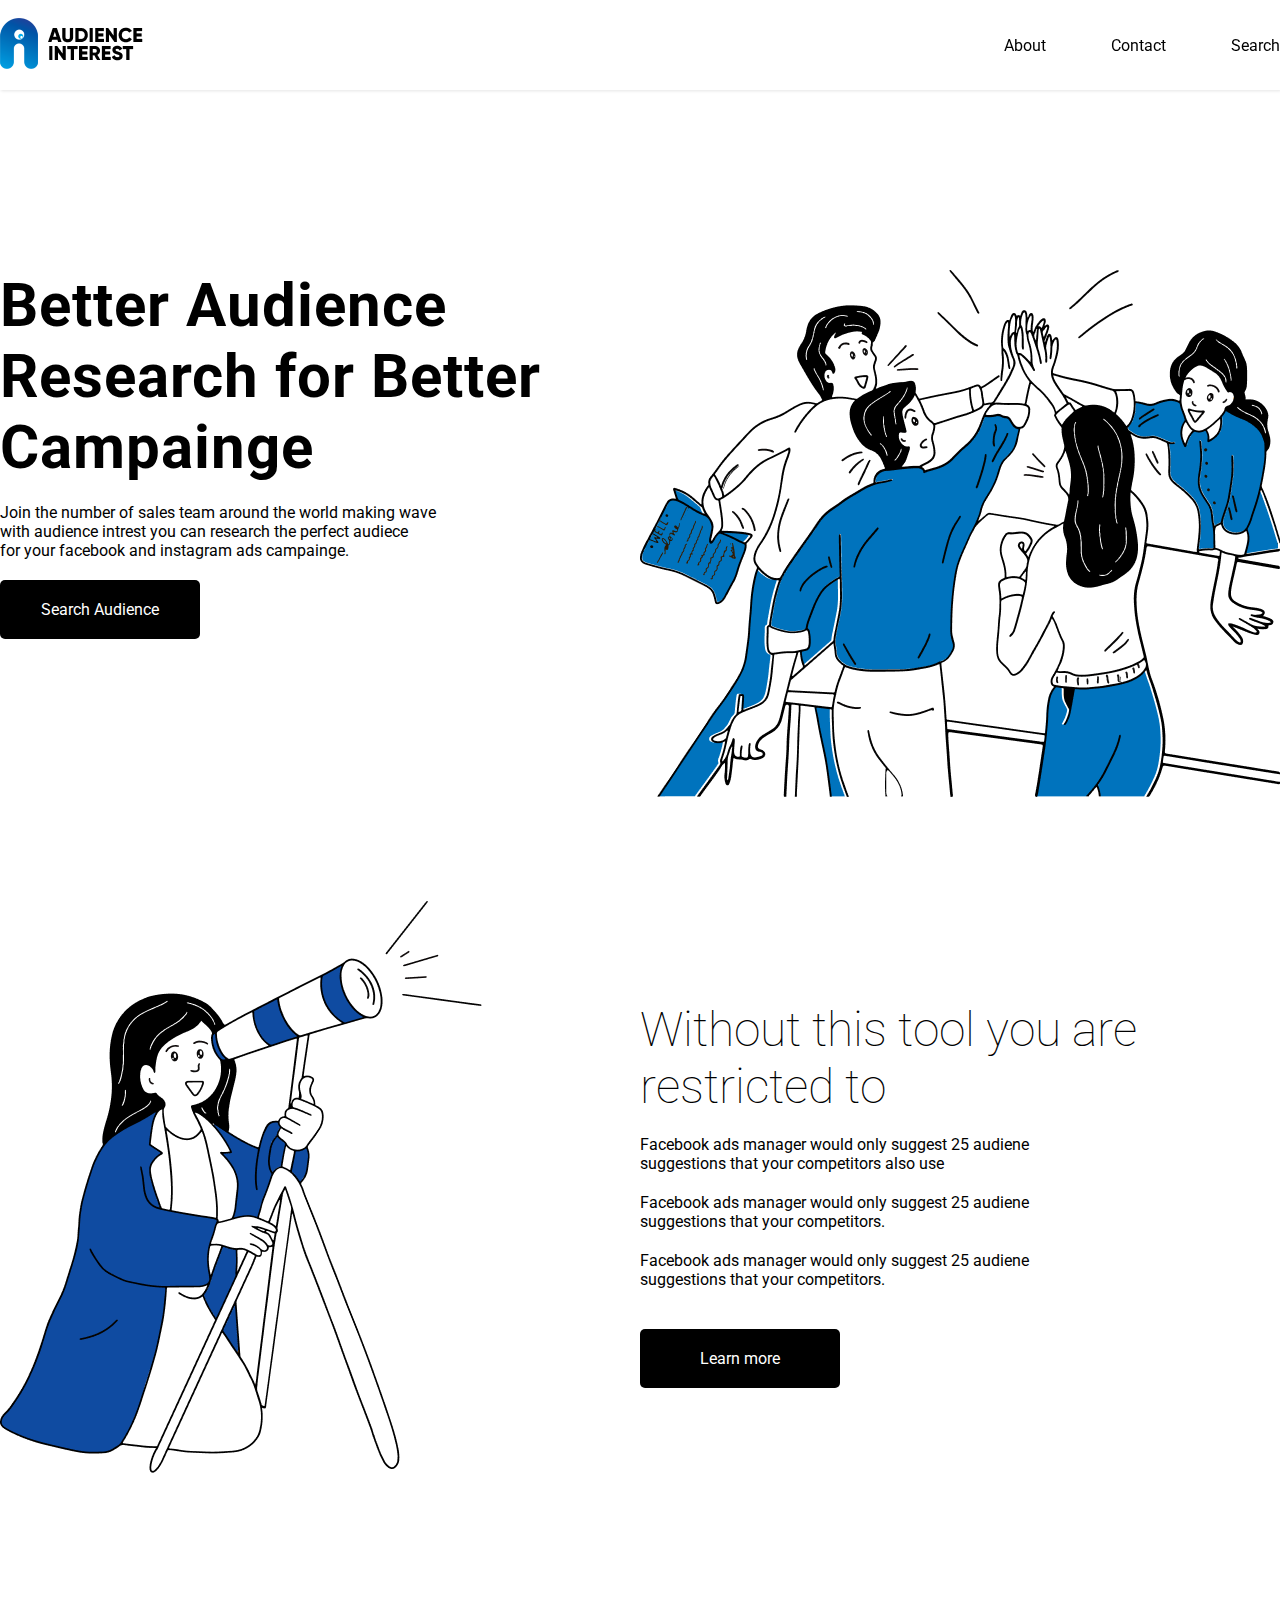
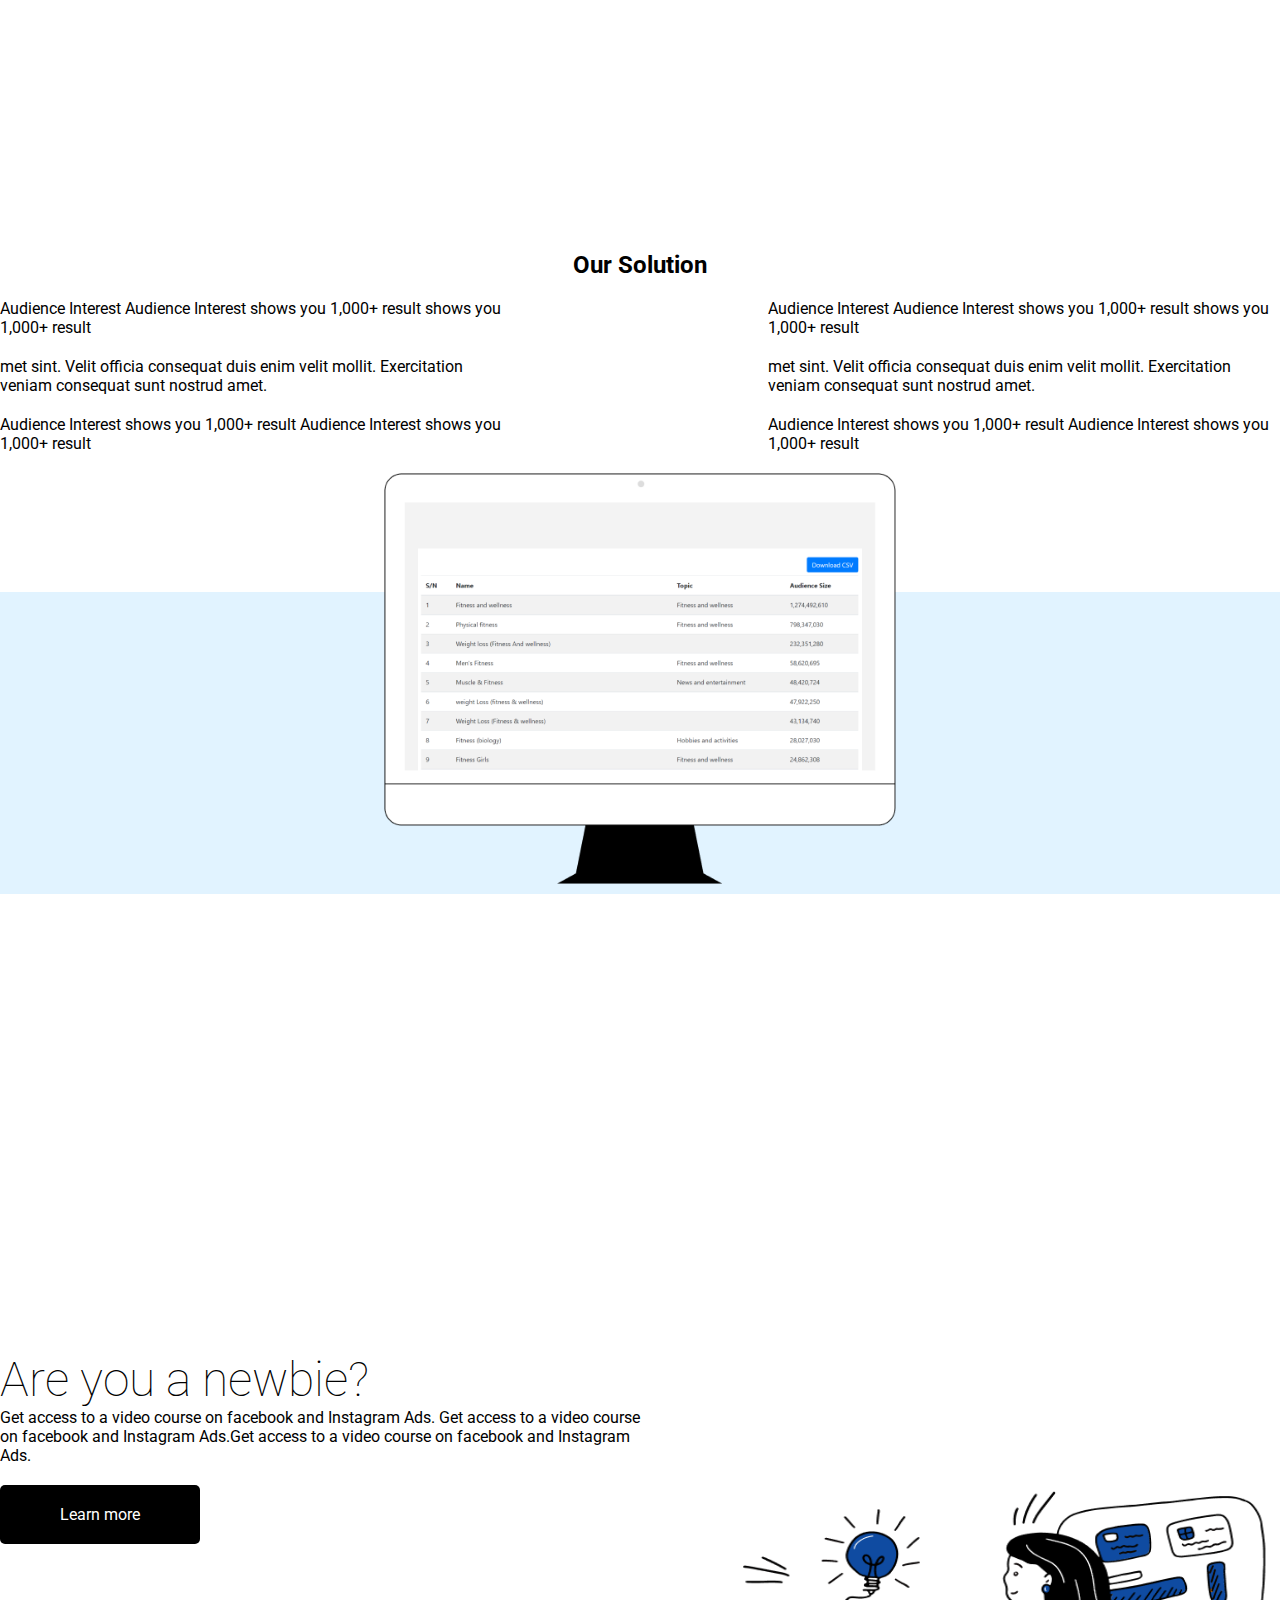
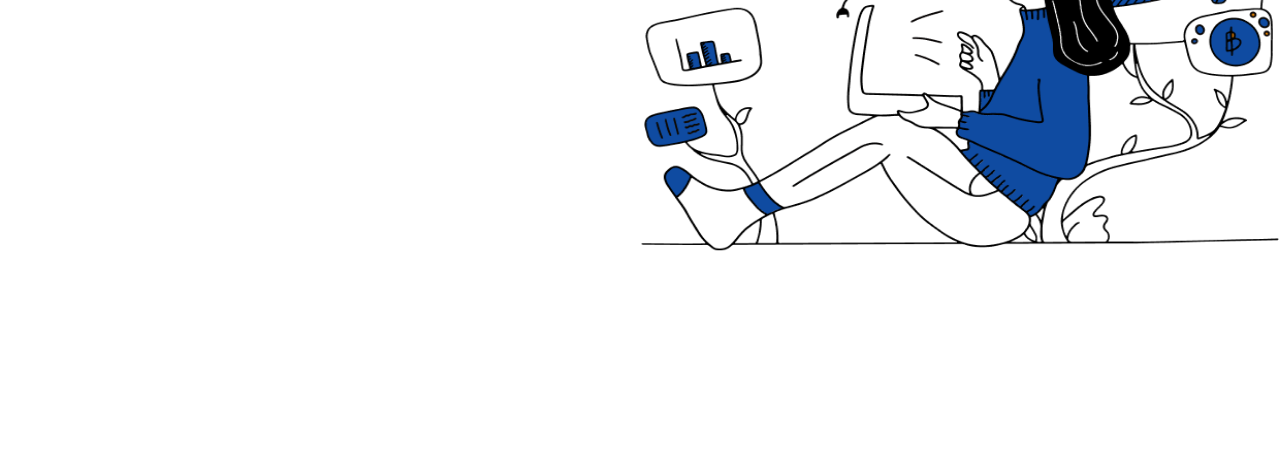
<file: index.html>
<!DOCTYPE html>
<html lang="en">
<head>
    <meta charset="UTF-8">
    <meta http-equiv="X-UA-Compatible" content="IE=edge">
    <meta name="viewport" content="width=device-width, initial-scale=1.0">
    <title>Audience Interest</title>
    <link rel="stylesheet" href="./css/style.css">
    <link rel="stylesheet" href="https://pro.fontawesome.com/releases/v5.10.0/css/all.css" integrity="sha384-AYmEC3Yw5cVb3ZcuHtOA93w35dYTsvhLPVnYs9eStHfGJvOvKxVfELGroGkvsg+p" crossorigin="anonymous"/>
    <link rel="shortcut icon" href="./assets/images/LOGO02 1.png" type="image/x-icon">
    <!-- mobile css -->
    <link rel="stylesheet" href="./css/mobile.css">
    
</head>
<body>
    <nav>
        <div class="nav-container">
            <div class="nav-center">
            

                <!-- nav header -->
                <div class="nav-header">
                    <a href="index.html">
                        <img src="./assets/images/logo.png" alt="Audience Logo" class="logo">
                    </a>
                    <button class="nav-toggle">
                        <i class="fas fa-bars"></i>
                    </button>
                </div>
                 <!-- links -->
                 <ul class="links">
                    <li>
                        <a href="#">About</a>
                    </li>
                    <li>
                        <a href="#">Contact</a>
                    </li>
                    <li>
                        <button  id="btn-form">Search</button >
                    </li>
                </ul>
            </div> 
        </div>
          
    </nav>
    <div class="form-bg-blur">
        <div class="form-container">
            <div class="cancelBtn-cont">
                <button id="cancel-btn"><i class="fas fa-times"></i></i></button>
            </div>
            
            <div class="login-logo">
                <img src="./assets/images/LOGO02 1.png" alt="single-logo">
            </div>
            <h2>
                Login
            </h2>
            <form action="" method="post">
                <label for="username">Username:</label> <br>
                <input class="inputfield" type="text" id="username" required> <br> <br>
                <label class="label" for="password">Password:</label> <br> 
                <input class="inputfield" type="password" id="password" required>
                <div class="btn-container">
                    <button class="banner-btn login-btn">Login</button> <br>
                    </div>
                    <div style="text-align: center;">
                        <a href="#">Forgot your password?</a>

                    </div>
            </form>
        </div>        
    </div>

    <div class="section-banner">
        <div class="banner-left">
            <h1 class="banner-header">
                Better Audience Research 
                for Better Campainge
            </h1>
            <p class="banner-text">
                Join the number of sales team around the world making wave <br>
                with audience intrest you can research the perfect audiece <br>
                for your facebook and instagram ads campainge. <br>
            </p>
            <button class="banner-btn">
                Search Audience
            </button>
        </div>
        <div class="banner-right">
        <div class="banner-img-container">
                <img src="./assets/images/./Group 2 (1).png" alt="" class="banner-img">
            </div>
        </div>
    </div>
    <div class="section-banner-two">
        <div class="banner-two-left">
            <div class="banner-two-img">
                <img src="./assets/images/Group 5.png" alt="image 2">
            </div>
            
        </div>
        <div class="banner-two-right">
            <h2>
                Without this tool you
                are restricted to  
            </h2>
            <p>
                Facebook ads manager would only suggest 25 
                audiene <br>     suggestions that your competitors 
                also use
            </p>
            <p>
                Facebook ads manager would only suggest 25 
                audiene <br>     suggestions that your competitors.
            </p>
            <p>
                Facebook ads manager would only suggest 25 
                audiene <br>     suggestions that your competitors.
            </p>
            <button class="banner-btn">Learn more</button>
        </div>
    </div>
    <div class="section-banner-three">
            <div class="banner-solution">
                <div class="banner-solution-text">
                    <h2 class="solution-header">
                        Our Solution 
                    </h2>
                    <div class="solution-description">
                        <div class="solu-text-left solu-text">
                            <p>
                                Audience Interest Audience Interest shows you  1,000+ result shows you 1,000+ result 
                            </p>
                            <p>
                                met sint. Velit officia consequat duis enim velit mollit. 
                                Exercitation veniam consequat sunt nostrud amet.
                            </p>
                            <p>
                                Audience Interest shows you 1,000+ result  Audience 
                                Interest shows you 1,000+ result 
                            </p>
                        </div>
                        <div class="solu-text-right solu-text">
                            <p>
                                Audience Interest Audience Interest shows you  1,000+ result shows you 1,000+ result 
                            </p>
                            <p>
                                met sint. Velit officia consequat duis enim velit mollit. 
                                Exercitation veniam consequat sunt nostrud amet.
                            </p>
                            <p>
                                Audience Interest shows you 1,000+ result  Audience 
                                Interest shows you 1,000+ result 
                            </p>
                        </div>
                    </div>
                    
                </div>
                
                <div class="solu-media-cont">
                    <img src="./assets/images/Group 9.png" alt="">
                </div>
            </div>
            <div class="bg-blue"></div>
           
    </div>
    <div class="section-banner-four">
        <div class="banner-sec-left">
            <h2 class="h2">
                Are you a newbie?  <br> 
            </h2>
            <p>
                Get access to a video course on  facebook and Instagram Ads. Get access to a video course on  facebook and Instagram Ads.Get access to a video course on  facebook and Instagram Ads.
            </p>
            <button class="banner-btn">
                Learn more
            </button>
        </div>
        <div class="banner-sec-right">
            <div class="bsr-img">
                <img src="./assets/images/business-lady-do-multi-tasking 1 (1).png" alt="">
            </div>
         </div>
    </div>
     
    <script src="./js/app.js"></script>
</body>
</html>
</file>
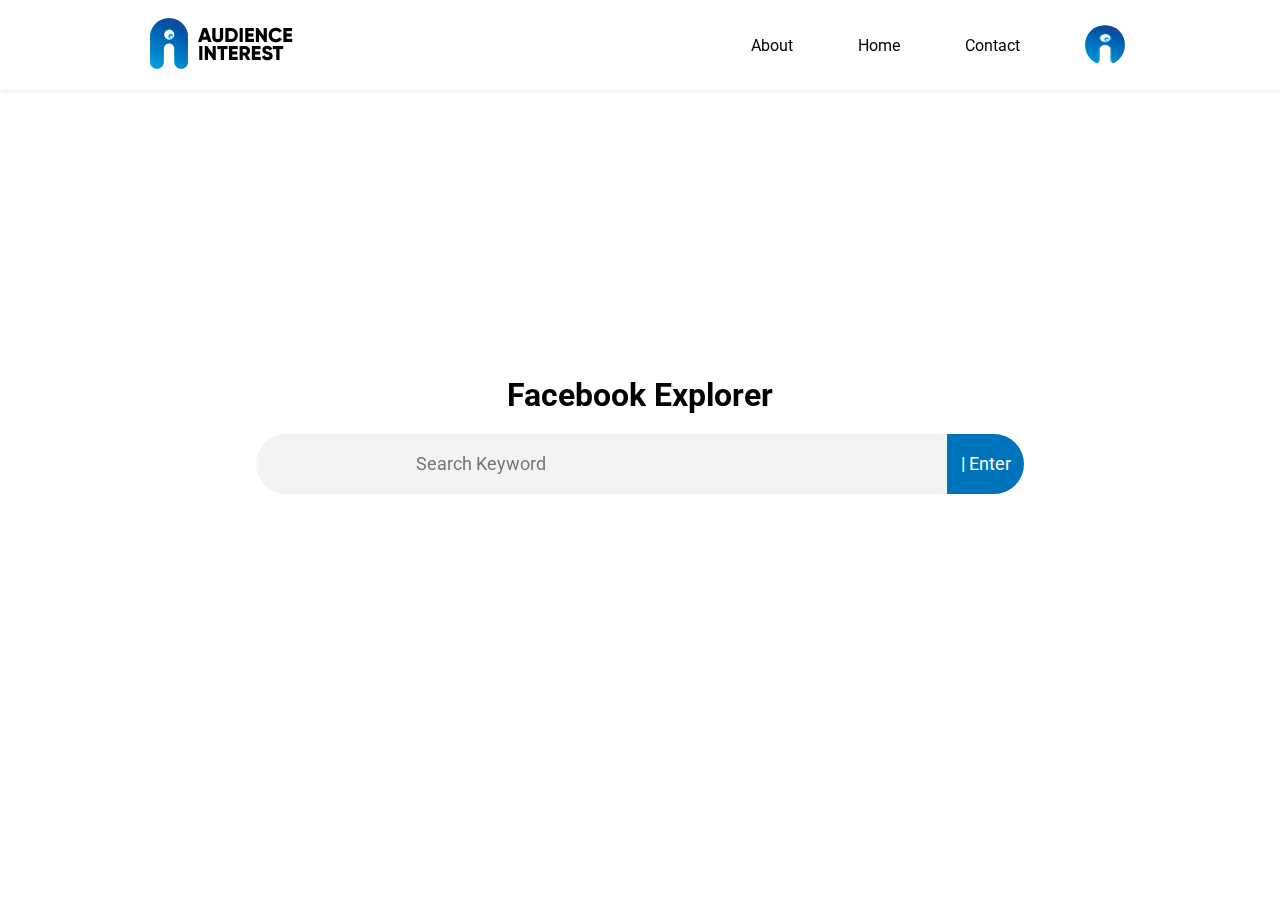
<file: search.html>
<!DOCTYPE html>
<html lang="en">
<head>
    <meta charset="UTF-8">
    <meta http-equiv="X-UA-Compatible" content="IE=edge">
    <meta name="viewport" content="width=device-width, initial-scale=1.0">
    <title>Audience Interest</title>
    <link rel="stylesheet" href="./search css/search.css">
    <link rel="stylesheet" href="https://pro.fontawesome.com/releases/v5.10.0/css/all.css" integrity="sha384-AYmEC3Yw5cVb3ZcuHtOA93w35dYTsvhLPVnYs9eStHfGJvOvKxVfELGroGkvsg+p" crossorigin="anonymous"/>
    <link rel="shortcut icon" href="./assets/images/LOGO02 1.png" type="image/x-icon">
</head>
<body>
    <nav>
        <div class="nav-center">
            <!-- nav header -->
            <div class="nav-header">
                <a href="index.html">
                    <img src="./assets/images/logo.png" alt="Audience Logo" class="logo">
                </a>
                <button class="nav-toggle">
                    <i class="fas fa-bars"></i>
                </button>
            </div>
             <!-- links -->
             <ul class="links">
                <li>
                    <a href="#">About</a>
                </li>
                <li>
                    <a href="index.html">Home</a>
                </li>
                <li>
                    <a href="#">Contact</a>
                </li>
               
            </ul>
            <div class="prof-img">
                <img src="./assets/images/LOGO02 1.png" alt="prof-img" id="image"> 
            </div>
            <span class="caret"><i class="fas fa-caret-down"></i></span>
            <div id="loading-bar"></div>   
        </div>
    </nav>
    <div class="search-container">
        <form action="" method="post">
            <h1 class="fx">Facebook Explorer</h1>
            <div class="inputform">     
                <input type="search" name="search" id="search" placeholder="Search Keyword">
                <i class="           fas fa-search"></i>
                <button id="enter">| Enter
                </button>   
            </div>
            
        </form>
        
    </div>
</body>
</html>
</file>
<file: css/style.css>
@import url('https://fonts.googleapis.com/css2?family=Roboto&display=swap');
*{
    box-sizing: border-box;
    margin: 0;
    padding: 0;
    font-family: 'Roboto', sans-serif;
    /* font-size: 16px; */
    /*  border: 1px solid black; */
}
p{
    font-size: 16px;
}
:root{
    /* color */
    --blue: #0073BD;
    --black: black;
    --bg-blue: #E1F3FF;
    
    /* font-size  */
    
    --h1: 3.75rem;
    --h2: 3rem;
    /* screen */
    --maxOne: 1300px;
}
.banner-text{
    font-size: 1.0rem;
}
.h2{
    font-size: var(--h2);
    font-weight: lighter;
}
.banner-two-right>h2{
    font-size: var(--h2);
    font-weight: lighter;
    margin-bottom: 20px;
}
.nav-container{
    /* max-width: var(--maxOne); */
    /* border: 1px solid red; */
    box-shadow: 1px 1px 3px #E5E5E5;
    position: fixed;
    top: 0;
    width: 100vw;
    background-color: white;
}
.nav-center{
    /* border: 1px solid black;
    box-shadow: 1px 1px 3px #E5E5E5; */
    /* position: fixed;
    top: 0; */
    width: 100vw;
    /* background-color: white; */
    display: flex;
    align-items: center;
    max-width: var(--maxOne);
    /* padding: 0 150px; */
    margin: 0 auto; 
}
.nav-header{
    display: flex;
    justify-content: space-between;
    width: 100%;
    height: 10vh;
    /* border: 1px solid black; */
    align-items: center;
    /* max-width: var(--maxOne); */
    margin: 0 auto;
    background-color: white;
}
.links{
    display: flex;
    /* justify-content: space-between; */
    list-style-type: none;
    /* margin-right: 200px; */
    
}
    .links>li:not(:last-child){
        margin-right: 65px;
        
    }
li a{
    text-decoration: none;
    color: var(--black);
    
}
.form-bg-blur{
    visibility: hidden;
    height: 100%;
    width: 100%;
    display: flex;
    justify-content: center;
    align-items: center;
    position: fixed;
    /* z-index: -1; */
    top: 0;
    /* filter: blur(1px);
    -webkit-filter: blur(1px); */
    background-color: rgba(0,0,0,.7);
 }
 .show-login{
     visibility: visible;
 }
 .form-container{
    width: 30%;
    height: 80%;
    /* display: flex; */
    justify-content: center;
    align-items: center;
    background-color: white;
    box-shadow: 0px 0px 4px rgb(158, 154, 154);
    border: none;
    padding:40px;
    /* z-index: 2; */
    /* transform: translate(-50%, -50%); */
 }
 #btn-form{
     background: none;
     font-size: 1rem;
     border: 0;
 }
 #btn-form,#cancel-btn:hover{
    cursor: pointer;
 }
 .cancelBtn-cont{

     text-align: right;
}
 #cancel-btn{
     color: var(--blue);
     background: none;
     border: 0;
     font-size: 1.5rem;
     /* position: relative;
     top: 20px;
     right: -500px; */
 }
 .btn-container{
     display: flex;
     justify-content: center;
 }
 .login-btn{
    background-color: var(--blue) !important;
    margin: 0 auto 20px;
     

 }
 .form-container h2{
     text-align: center;
     font-size: 2.2rem;
     margin-top: 20px;
 }
form{
    /* display: none; */
    width: 100%;
    height: 100%;
    /* border: 1px solid black; */
    margin-top: 40px;
}

.label{
    margin-top: 20px;
}
.inputfield{
    margin-top: 10px;
    width: 100%;
    height: 50px;
    font-size: 1.5rem;
}
.login-logo{
    width: 38px;
    height: 51px;
    margin: 50px auto 0;
    /* border: 1px solid black; */
}
.login-logo img{
    width: 100%;
    height: 100%;
}
.section-banner{
    max-width: var(--maxOne);
    margin: 270px auto 0;
    display: flex;
    max-height: 200vh;
    /* position: relative; */
}
.banner-header{
    font-size: var(--h1);
    /* word-spacing: 10px; */
    letter-spacing: 1px;
    /* position: absolute; */
    /* border: 1px solid black; */
    margin-bottom: 20px ;
}
.banner-btn{
    width: 200px;
    padding: 20px 0;
    margin-top: 20px;
    background-color: black;
    color: white;
    border: 0;
    border-radius: 5px;
    font-size: 1rem;
}
.banner-left{
    width: 50%;
    
}
.banner-img-container{
    width: 100%;
}

.banner-right{
   width: 50%;
    
}
/* .banner-img{
    width: 100%;
    height: 60vh;
} */
.section-banner-two{
    max-width: var(--maxOne);
    height: 100vh;
    margin: 0 auto;
    padding: 100px 0;
    display: flex;
}
.banner-two-left,.banner-two-right{
    width: 50%;
}
.banner-two-right{
    padding: 100px 0;
}
.banner-two-right>p{
    margin-bottom: 20px;
}
.section-banner-three{
    height: 100vh;
    /* margin-top: 120px; */
    /* border: 1px solid black; */
}
.banner-solution{
    /* margin-top: 0px; */
    max-width: var(--maxOne);
    margin: 150px auto 0;
}
.solution-header{
    text-align: center;
}
/* .banner-solution-text{
    
} */
.solution-description{
    display: flex;
    /* text-align: center; */
    justify-content: space-between;
    margin-top: 20px;
    /* border: 1px solid black; */
}
.solu-media-cont{
    width: 40%;
    height: 200px;
    margin: 0 auto 119px;

}
.solu-text>p{
    margin-bottom: 20px;
}
.solu-text-right,.solu-text-left{
    width: 40%;
}
.solu-media-cont>img{
    width: 100%;
    position: relative;
    z-index: -10;
}

.bg-blue{
    position: relative;
    height: 302px;
    background-color: var(--bg-blue);
    z-index: -100;
    margin-bottom: 150px;
    width: 100%;
    transform: translateY(-200px);
    
}
.section-banner-four{
    height: 100vh;
    max-width: var(--maxOne);
    margin: 0 auto;
    /* border: 1px solid black; */
    display: flex;
    justify-content: space-between;
}
.banner-sec-left>h2{
    margin-top: 200px;
}
.banner-sec-left,.banner-sec-right{
    width: 50%;
    /* border: 1px solid black ; */
}
.bsr-img{
    margin-top: 250px;
    width: 100%;
    height: 60%;
}
.bsr-img>img{
    width: 100%;
    height: 100%;
}
.nav-toggle{
    display: none;
}
</file>
<file: css/mobile.css>
@media screen and (max-width: 600px){
    *{
        box-sizing: border-box;
        margin: 0;
        padding: 0;
        font-family: 'Roboto', sans-serif;
    }
    
    :root{
        /* color */
        --blue: #0073BD;
        --black: black;
        --bg-blue: #E1F3FF;
        
        /* font-size  */
        --h1Tab: 3.5rem;
        --h1: 3.75rem;
        --h2: 3rem;
        /* mobile font-size */
        --mobileH1: 2rem;
        --mobileH2: 1.5rem;
        /* screen */
        --maxOne: 1300px;
    }
    
    .nav-center{
        display: block;
        padding: 0 !important;
    }
    .links{
        display: block;
        padding: 0 20px;
        overflow: hidden;
        transition: height 600ms;
        /* transform: translateY(-100%); */
        z-index: -2;
        height: 0rem;
        margin-top: 5px;
        
    }
    .nav-header{
        padding: 20px;
        width: 100%;

    }
    .links li{
        width: 100%;
        margin-bottom: 20px;
        transition: all 900ms ; 
    }
    .links li:hover{
        background-color: var(--blue);
        transform: translateX(20px);
    }
    .show-links{
        height: 8rem;
    }

    /* .nav-center{
        margin-bottom: 100px;
    } */
    .nav-toggle{
        display: block;
        background: none;
        color: var(--blue);
        font-size: 1.5rem;
        border: 0;
    }
    .form-bg-blur{
        visibility: hidden;
        /* height: 100%;
        width: 100%;
        display: flex;
        justify-content: center;
        align-items: center;
        position: fixed; */
        /* z-index: -1; */
        /* top: 0;
       background-color: rgba(0,0,0,.7); */
     }
     .show-login{
         visibility: visible;
     }
     .form-container{
        width: 100%;
        height: 100%;
       justify-content: center;
        align-items: center;
        background-color: white;
        box-shadow: 0px 0px 4px rgb(158, 154, 154);
        border: none;
        padding:40px;
        
     }
     #btn-form{
         background: none;
         font-size: 1rem;
         border: 0;
     }
     #btn-form,#cancel-btn,.nav-toggle:hover{
        cursor: pointer;
     }
     .cancelBtn-cont{
         text-align: right;
     }
     #cancel-btn{
         color: var(--blue);
         background: none;
         border: 0;
         font-size: 1.5rem;
         /* position: relative;
         top: 20px;
         left: 265px; */
     }
    .section-banner{
        display: block;
        /* padding: 20px; */
        margin: 150px 0 1000px;
        max-width: 0;
        max-height: 0;
        
    }
   
    /* .section-banner,.section-banner-two,.banner-solution,.solution-description,.section-banner-four{
        display: block;
    } */
    .banner-img-container{
        width: 100vw;
        height: 50vh;
        /* margin-bottom: 1000px; */
    }
    .banner-img-container>img,.banner-two-img>img { 
        width: 100%;
        height: 100%;
    }
    .banner-left{
        width: 100vw;
        padding: 20px;
        
        /* border: 1px solid black; */
    }
    .banner-header{
        font-size: var(--mobileH2);
        
    }
    .solution-header{
        text-align: left;
    }
    .banner-text,.banner-two-right p,.banner-solution-text .solu-text>p,.banner-sec-left>p{
        font-size: .7rem;
    }
    .banner-btn{
        width: 40%;
        padding: 10px 0;
        font-size: .7rem;
    }
    .section-banner-two{
        display: flex;
        flex-direction: column-reverse;
        /* padding: 20px; */
        margin: 0;
        max-width: 0;
        max-height: 0;
        padding: 0;
        height: 0;
        margin-bottom: 50px;
        
    }
    .banner-two-right{
        width: 100vw;
        margin: 20px 0 0;
        padding: 0 20px;
        /* border: 1px solid black; */
    }
    .banner-two-right h2{
        font-size: var(--mobileH2);
        /* word-wrap: break-word; */
    }
    .banner-two-right>p:not(:last-child){
        margin-bottom: 20px !important;
    }
    .banner-two-right button{
        margin-top: 10px;
    }
    .banner-two-left{
        margin-top: 0;
    }
    .banner-two-img{
        /* border: 1px solid black; */
        width: 100vw;
        height: 42vh;
        margin-top: 50px;
    }
    .solu-media-cont{
        width: 100vw;
        padding: 20px;
    }
    .bsr-img{
        margin-top: 0px;
        width: 100%;
        height: 60%;
    }
    .section-banner-three{
        height: 100vh;
        /* margin-top: 120px; */
        /* border: 1px solid black; */
        margin: 0 0 100px;
    }
    .banner-solution{
        /* margin-top: 0px; */
        max-width: var(--maxOne);
        margin: 50px auto 0;
    }
    .banner-solution-text{
        padding: 20px;
    }
    .bg-blue{
        height: 200px;
    }
    .solution-description{
        display: block;
        width: 100%;
    }
    .solu-text-left,.solu-text-right{
        width: 100%;
        font-size: .7rem;
    }
    .section-banner-four{
        height: 100vh;
        /* max-width: var(--maxOne); */
        margin: 0 auto;
        /* border: 1px solid black; */
        display: block;
        justify-content: space-between;
        width: 100%;
    }
    .banner-sec-left{
        padding:0 20px;
    }
    .banner-sec-left>h2{
        margin-top: 50px;
    }
    .banner-sec-right{
        margin: 0;
    }
    .banner-sec-left,.banner-sec-right{
        width: 100%;
        /* border: 1px solid black ; */
    }
    .bsr-img{
        margin-top: 30px;
        width: 100%;
        height: 60%;
    }
    .bsr-img>img{
        width: 100%;
        height: 100%;
    }
}
@media only screen and (min-width: 601px) and (max-width: 1000px){
    *{box-sizing: border-box;}
    :root{
        /* color */
        --blue: #0073BD;
        --black: black;
        --bg-blue: #E1F3FF;
        
        /* font-size  */
        --h1: 3.75rem;
        --h2: 3rem;
        /* mobile font-size */
        --mobileH1: 2rem;
        --mobileH2: 1.5rem;
        /* tablet font */
        --h1Tab: 3rem;
        --pTab: .8rem;

        /* screen */
        --maxOne: 1300px;
    }
    .nav-container{
        width: 100%;
    }
    .nav-center{
        display: block;
        padding: 0 !important;
        width: 100% !important;
    }
    .links{
        display: block;
        padding: 0 40px;
        overflow: hidden;
        transition: height 600ms;
        /* transform: translateY(-100%); */
        z-index: -2;
        height: 0rem;
        margin-top: 5px;
        
    }
    .nav-header{
        padding: 40px;
        width: 100%;

    }
    .links li{
        width: 100%;
        margin-bottom: 20px;
        transition: all 900ms ; 
    }
    .links li:hover{
        background-color: var(--blue);
        transform: translateX(20px);
    }
    .show-links{
        height: 8rem;
    }

    /* .nav-center{
        margin-bottom: 100px;
    } */
    .nav-toggle{
        display: block;
        background: none;
        color: var(--blue);
        font-size: 1.5rem;
        border: 0;
    }
    .form-bg-blur{
        visibility: hidden;
       
     }
     .show-login{
         visibility: visible;
     }
     .form-container{
        width: 100%;
        height: 100%;
       justify-content: center;
        align-items: center;
        background-color: white;
        box-shadow: 0px 0px 4px rgb(158, 154, 154);
        border: none;
        padding:40px;
        
     }
     #btn-form{
         background: none;
         font-size: 1rem;
         border: 0;
     }
     #btn-form,#cancel-btn,.nav-toggle:hover{
        cursor: pointer;
     }
     .cancelBtn-cont{
         text-align: right;
     }
     #cancel-btn{
         color: var(--blue);
         background: none;
         border: 0;
         font-size: 1.5rem;
         /* position: relative;
         top: 20px;
         left: 265px; */
     }
    .section-banner{
        display: flex;
        /* padding: 20px; */
        margin: 200px 0 0px;
        max-width: 0;
        /* max-height: 100vh; */
        /* padding: 0 40px; */
        width: 100vw;
        
        
    }
    .banner-left{
        width: 50vw;
        padding: 0 0 0 40px;
        /* border: 1px solid black; */
        /* height: 100vw; */
    }
    .banner-right{
        padding: 40px 0;
        width: 50vw;
        /* height: 80vw; */
        /* border: 1px solid black; */
    }
   
    .banner-header{
        font-size: var(--h1);
        width: inherit;
        padding-right: 0px;  
    } 
    
    .banner-img-container{
        width: inherit;
        height: 70vh;
    }
    .banner-two-img{
        width: 50vw;
        visibility: visible;
    }
    .banner-two-img>img {
        visibility: inherit;
        width: 100%;
    }
    .banner-img-container>img{ 
        width: 100%;
        height: 100%;
    }
    .banner-btn{
        width: 40%;
        padding: 20px 0;
        font-size: .8rem;
    }
    .section-banner-two{
        max-width: 0;
        /* width: 100vw !important; */
        /* padding: 40px; */
        /* max-height: 100vh; */
        /* display: block; */
        margin: 0;
        padding: 0;
        height: auto;
        
        
         
     }
    .banner-two-left{
        width: 50vw !important;
        padding: 40px;
        
            
     }
    .banner-two-right{
        width: 50vw !important;
        /* float: right; */
        /* border: 1px solid black; */
        padding: 0px;
        display: none;
        
    }
    .banner-two-right h2{
        font-size: var(--mobileH2);
        
    }
    .section-banner-three,.section-banner-four{
        padding: 0 40px;
    }
    .bg-blue{
        height: 200px;
    }
    
}
</file>
<file: search css/search.css>
@import url('https://fonts.googleapis.com/css2?family=Roboto&display=swap');
*{
    box-sizing: border-box;
    margin: 0;
    padding: 0;
    font-family: 'Roboto', sans-serif;
    /* font-size: 16px; */
    /*  border: 1px solid black; */
}
p{
    font-size: 16px;
}
:root{
    /* color */
    --blue: #0073BD;
    --black: black;
    --bg-blue: #E1F3FF;
    
    /* font-size  */
    
    --h1: 3.75rem;
    --h2: 3rem;
    /* screen */
    --maxOne: 1300px;
}
.nav-center{
    /* border: 1px solid black; */
    box-shadow: 1px 1px 3px #E5E5E5;
    position: fixed;
    top: 0;
    width: 100%;
    background-color: white;
    display: flex;
    align-items: center;
    /* max-width: var(--maxOne); */
    padding: 0 150px;
}
.nav-header{
    display: flex;
    justify-content: space-between;
    width: 100%;
    height: 10vh;
    /* border: 1px solid black; */
    align-items: center;
    /* max-width: var(--maxOne); */
    margin: 0 auto;
    background-color: white;
}
.links{
    display: flex;
    /* justify-content: space-between; */
    list-style-type: none;
    /* margin-right: 200px; */
    
}
    .links>li{
        margin-right: 65px;
        
    }
li a{
    text-decoration: none;
    color: var(--black);
    
}
.prof-img{
    width: 40px;
    height: 40px;
    border-radius: 50%;
}
.prof-img img{
    width: 40px;
    height: 40px;
    border-radius: 50%;
}
.nav-toggle{
    display: none;
}
.fa-caret-down{
    margin-left: 5px;
    font-size: 1.2rem;
    color: var(--blue);
}
.caret:hover{
    cursor: pointer;
}
.search-container{
    display: flex;
    justify-content: center;
    flex-direction: column;
    align-items: center;
    height: 100vh;
    /* margin: 0 auto; */
    /* border: 1px solid black; */
    align-content: center;
    position: relative;
    
}
form{
    width: 100vw;
    height: inherit;
    /* border: 1px solid black; */
    display: flex;
    justify-content: center;
    align-content: center;
    align-items: center;
    flex-direction: column;
    
    
    
}
#search{
    width: 100%;
    height: 60px;
    border-radius: 30px;
    background-color: #F3F3F3;
    border: 0;
    outline: none;
    font-size: 1.1rem;
    padding-left: 150px;
    position: relative;

}
.inputform{
    position: relative;
    height: 10vh;
    width: 60%;
}
.fx{
    margin-bottom: 20px;
}
#search::placeholder{
    font-size: 1.1rem;
    padding-left: 10px;
}
.fa-search{
    font-size: 1.1rem;
    position: absolute;
    top: 20px;
    left: 100px;
}
#enter{
    background: var(--blue);
    height: 60px;
    position: absolute;
    top: 0px;
    right:  0px;
    width: 10%;
    border: 0;
    border-radius: 0 30px 30px 0;
    color: white;
    font-size: 1.1rem;
}
#enter:hover{
    cursor: pointer;
}
#loading-bar{
    height: 5px;
    background-color: var(--blue);
    position: relative;
    top: 40px;
    right: 100%;
    
}
@media screen and (max-width:600px) {
    *{
        box-sizing: border-box;
        margin: 0;
        padding: 0;
        font-family: 'Roboto', sans-serif;
    }
    
    :root{
        /* color */
        --blue: #0073BD;
        --black: black;
        --bg-blue: #E1F3FF;
        
        /* font-size  */
        
        --h1: 3.75rem;
        --h2: 3rem;
        /* mobile font-size */
        --mobileH1: 2rem;
        --mobileH2: 1.5rem;
        /* screen */
        --maxOne: 1300px;
    }
    .nav-center{
        display: block;
        padding: 0 !important;
    }
    .links{
        display: block;
        padding: 0 20px;
        overflow: hidden;
        transition: height 600ms;
        /* transform: translateY(-100%); */
        z-index: -2;
        height: 0rem;
        margin-top: 5px;
        
    }
    .links li{
        width: 100%;
        margin-bottom: 20px;
        transition: all 900ms ; 
    }
    .links li:hover{
        background-color: var(--blue);
        transform: translateX(20px);
    }
    .show-links{
        height: 8rem;
    }

    /* .nav-center{
        margin-bottom: 100px;
    } */
    .nav-header{
        padding: 20px;
        width: 100%;

    }
    .nav-toggle{
        display: block;
        background: none;
        color: var(--blue);
        font-size: 1.5rem;
        border: 0;
    }
    .fx{
        font-size: 1.2rem;
    }
    .prof-img,.caret{
        display: none;
    }
    /* form{
        width: 100vw;
        height: inherit;
       display: flex;
        justify-content: center;
        align-content: center;
        align-items: center;
        flex-direction: column;
        
        
    } */
    .inputform{
        width: 80%;
    }
    #search{
        width: 100%;
        height: 50px;
        border-radius: 30px;
        background-color: #F3F3F3;
        border: 0;
        outline: none;
        font-size: .8rem;
        padding-left: 50px;
    }
    .fx{
        margin-bottom: 10px;
    }
    #search::placeholder{
        font-size: .8rem;
        padding-left: 10px;
    }
    .fa-search{
        font-size: 1rem;
        /* position: relative;
        top: -30px;  */
        left: 30px;
    }
    #enter{
        background: var(--blue);
        height: 50px;
        /* position: relative; */
        /* top: -58px;
        right: -115px; */
        width: 20%;
        border: 0;
        border-radius: 0 30px 30px 0;
        color: white;
        font-size: .8rem;
    }
    
}
@media screen and (max-width: 820px){
    .inputform{
        
        width: 70%;
    }
    #enter{
        width: 20%;
    }
}
</file>
